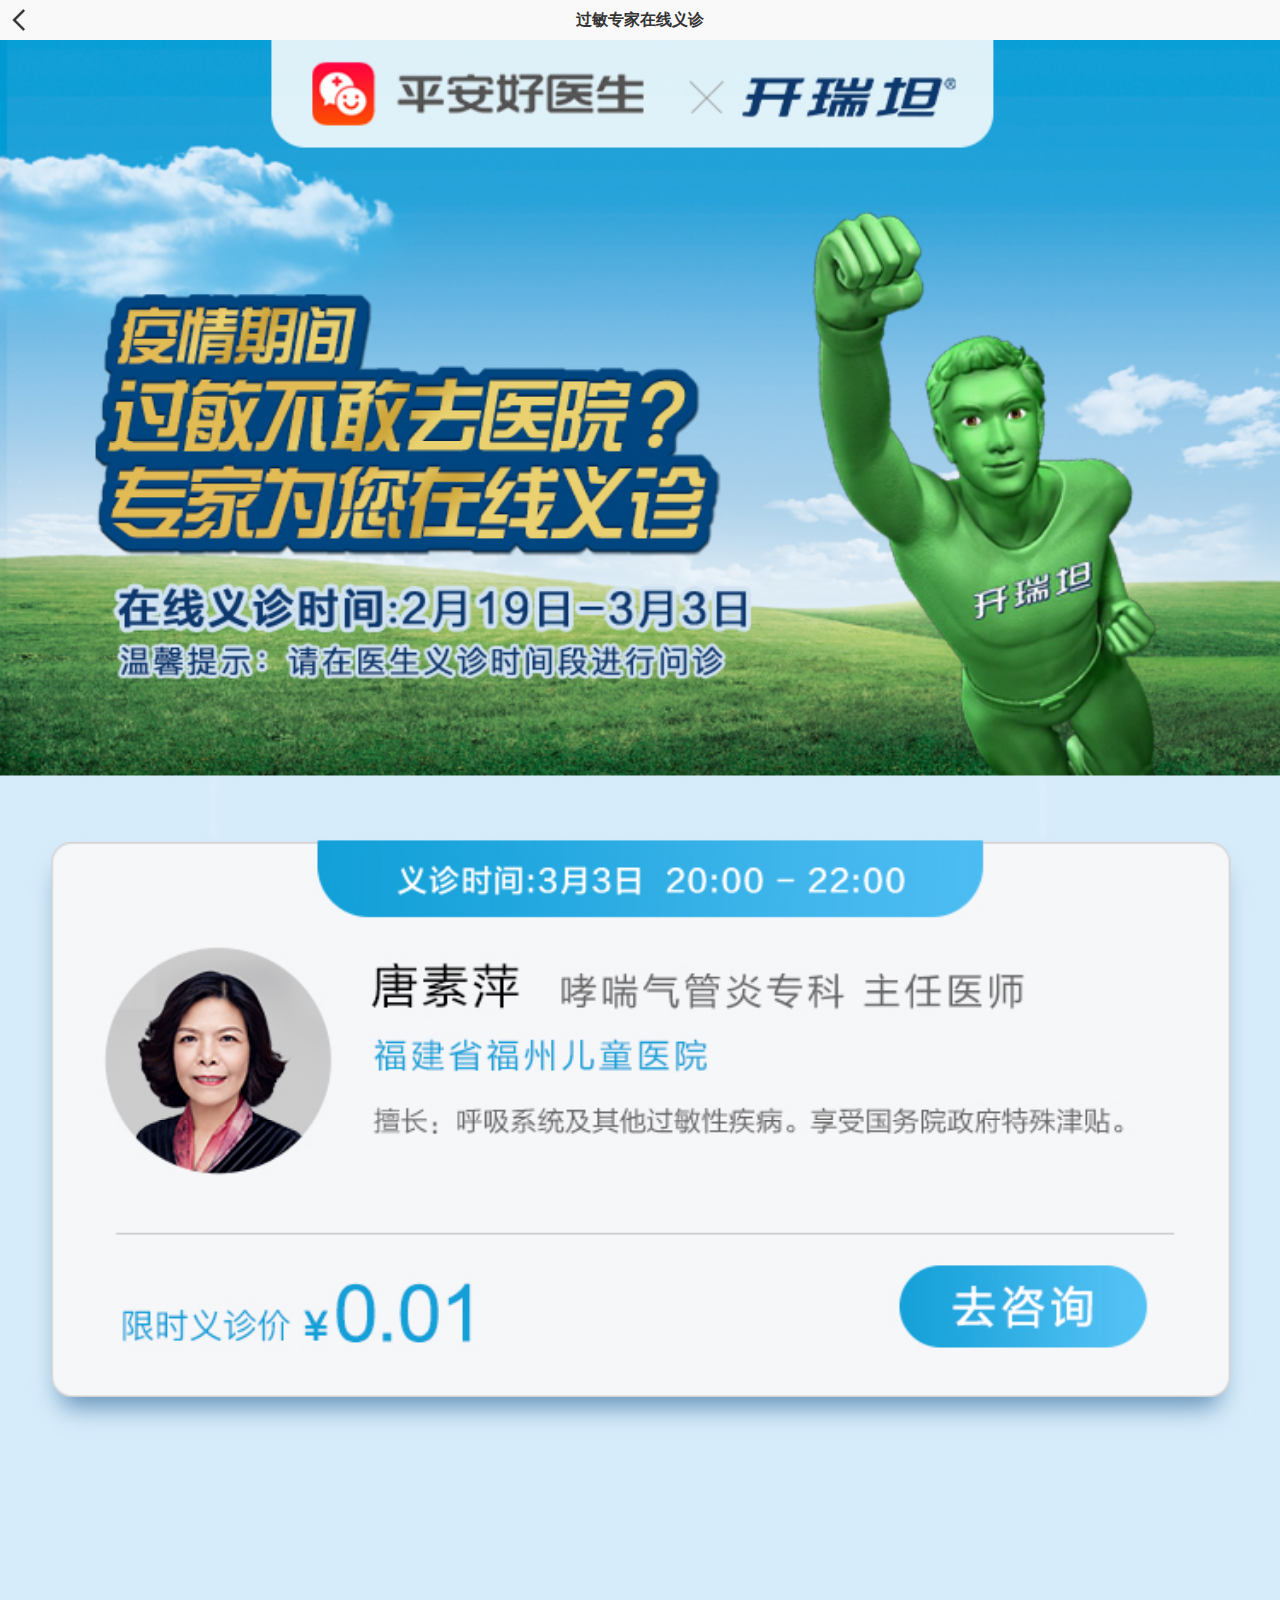
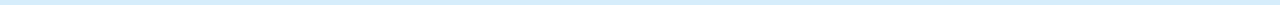
<file: index.html>
<!doctype html>
<html>
<head>
	<title></title>
		<meta name="description" content="开瑞坦联合平安好医生特邀过敏专家义诊">
	<meta http-equiv="Cache-Control" content="no-cache, no-store, must-revalidate" />
	<meta http-equiv="Pragma" content="no-cache" />
	<meta http-equiv="Expires" content="0" />
		 <meta name="viewport" content="width=device-width,initial-scale=1.0"/>
	<meta charset="utf-8"/>

</head>
<body>

	
	<script type="text/javascript">
			
			var rand = Math.ceil(Math.random()*1000000);

		    location.href="./page.html?rand="+rand

	</script>
	
</body>
</html>
</file>
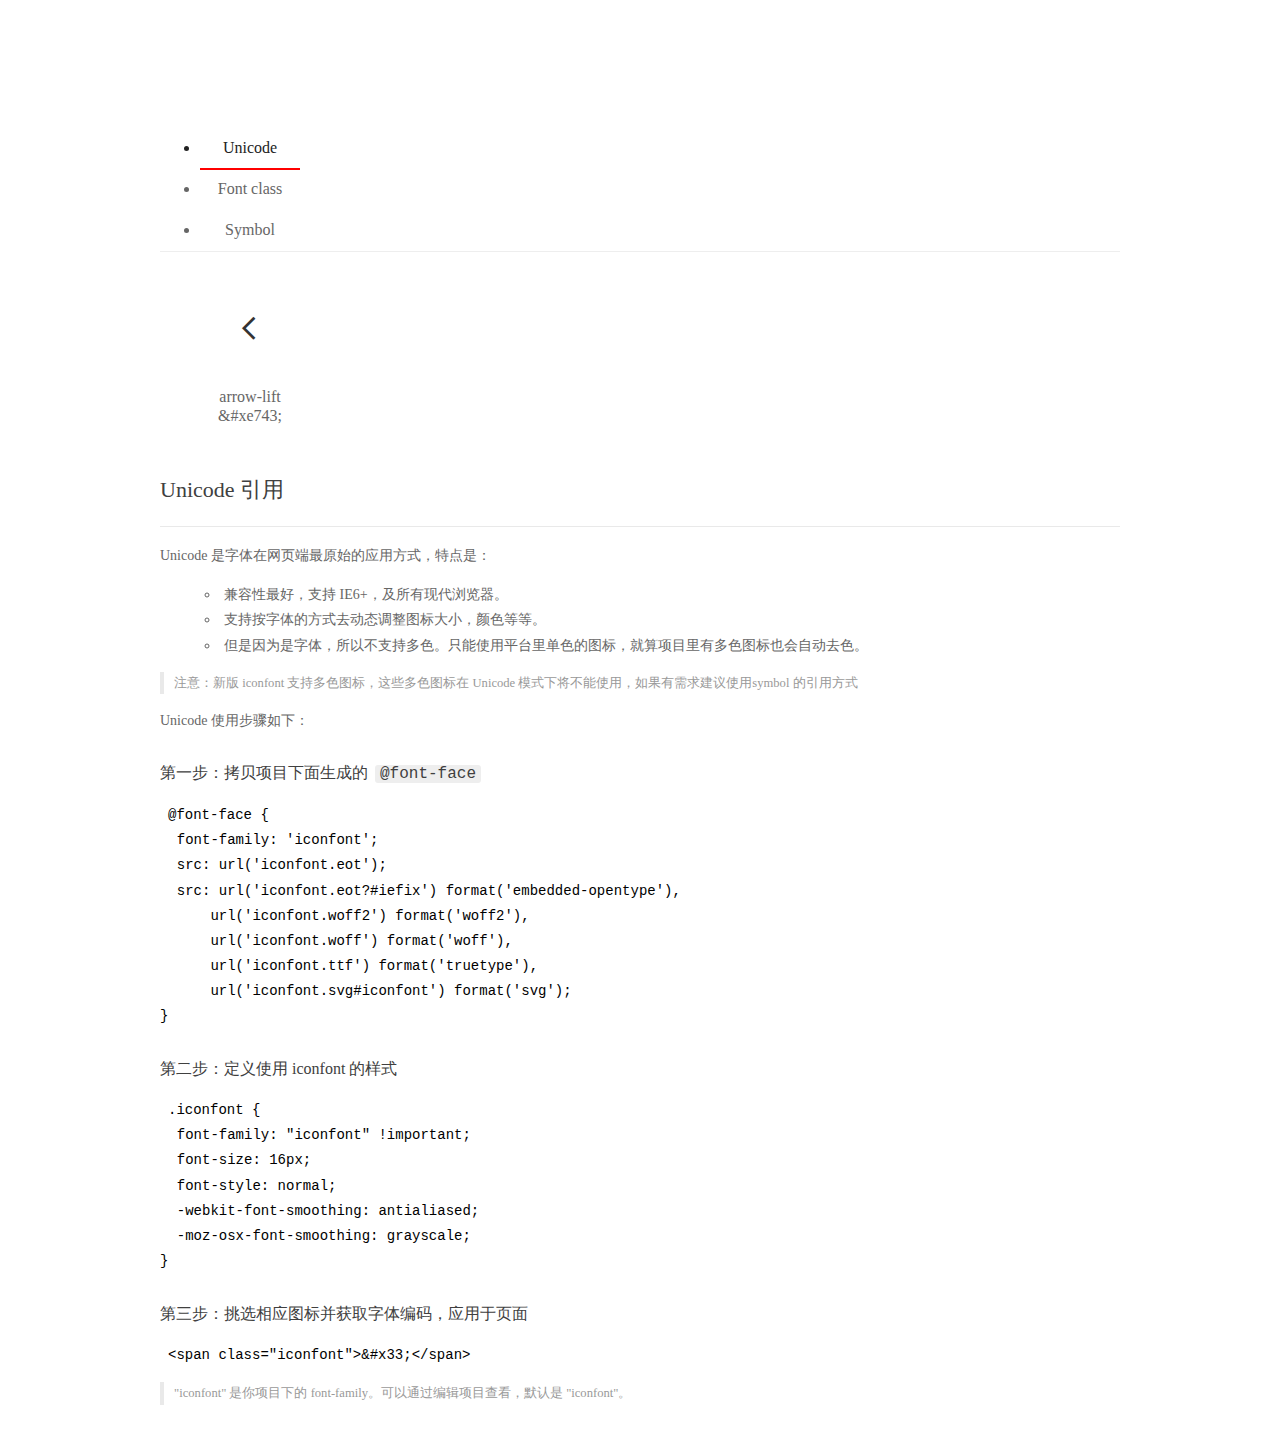
<file: font_iarx1myrusb/demo_index.html>
<!DOCTYPE html>
<html>
<head>
  <meta charset="utf-8"/>
  <title>IconFont Demo</title>
  <link rel="shortcut icon" href="https://gtms04.alicdn.com/tps/i4/TB1_oz6GVXXXXaFXpXXJDFnIXXX-64-64.ico" type="image/x-icon"/>
  <link rel="stylesheet" href="https://g.alicdn.com/thx/cube/1.3.2/cube.min.css">
  <link rel="stylesheet" href="demo.css">
  <link rel="stylesheet" href="iconfont.css">
  <script src="iconfont.js"></script>
  <!-- jQuery -->
  <script src="https://a1.alicdn.com/oss/uploads/2018/12/26/7bfddb60-08e8-11e9-9b04-53e73bb6408b.js"></script>
  <!-- 代码高亮 -->
  <script src="https://a1.alicdn.com/oss/uploads/2018/12/26/a3f714d0-08e6-11e9-8a15-ebf944d7534c.js"></script>
</head>
<body>
  <div class="main">
    <h1 class="logo"><a href="https://www.iconfont.cn/" title="iconfont 首页" target="_blank">&#xe86b;</a></h1>
    <div class="nav-tabs">
      <ul id="tabs" class="dib-box">
        <li class="dib active"><span>Unicode</span></li>
        <li class="dib"><span>Font class</span></li>
        <li class="dib"><span>Symbol</span></li>
      </ul>
      
    </div>
    <div class="tab-container">
      <div class="content unicode" style="display: block;">
          <ul class="icon_lists dib-box">
          
            <li class="dib">
              <span class="icon iconfont">&#xe743;</span>
                <div class="name">arrow-lift</div>
                <div class="code-name">&amp;#xe743;</div>
              </li>
          
          </ul>
          <div class="article markdown">
          <h2 id="unicode-">Unicode 引用</h2>
          <hr>

          <p>Unicode 是字体在网页端最原始的应用方式，特点是：</p>
          <ul>
            <li>兼容性最好，支持 IE6+，及所有现代浏览器。</li>
            <li>支持按字体的方式去动态调整图标大小，颜色等等。</li>
            <li>但是因为是字体，所以不支持多色。只能使用平台里单色的图标，就算项目里有多色图标也会自动去色。</li>
          </ul>
          <blockquote>
            <p>注意：新版 iconfont 支持多色图标，这些多色图标在 Unicode 模式下将不能使用，如果有需求建议使用symbol 的引用方式</p>
          </blockquote>
          <p>Unicode 使用步骤如下：</p>
          <h3 id="-font-face">第一步：拷贝项目下面生成的 <code>@font-face</code></h3>
<pre><code class="language-css"
>@font-face {
  font-family: 'iconfont';
  src: url('iconfont.eot');
  src: url('iconfont.eot?#iefix') format('embedded-opentype'),
      url('iconfont.woff2') format('woff2'),
      url('iconfont.woff') format('woff'),
      url('iconfont.ttf') format('truetype'),
      url('iconfont.svg#iconfont') format('svg');
}
</code></pre>
          <h3 id="-iconfont-">第二步：定义使用 iconfont 的样式</h3>
<pre><code class="language-css"
>.iconfont {
  font-family: "iconfont" !important;
  font-size: 16px;
  font-style: normal;
  -webkit-font-smoothing: antialiased;
  -moz-osx-font-smoothing: grayscale;
}
</code></pre>
          <h3 id="-">第三步：挑选相应图标并获取字体编码，应用于页面</h3>
<pre>
<code class="language-html"
>&lt;span class="iconfont"&gt;&amp;#x33;&lt;/span&gt;
</code></pre>
          <blockquote>
            <p>"iconfont" 是你项目下的 font-family。可以通过编辑项目查看，默认是 "iconfont"。</p>
          </blockquote>
          </div>
      </div>
      <div class="content font-class">
        <ul class="icon_lists dib-box">
          
          <li class="dib">
            <span class="icon iconfont icon-arrow-lift"></span>
            <div class="name">
              arrow-lift
            </div>
            <div class="code-name">.icon-arrow-lift
            </div>
          </li>
          
        </ul>
        <div class="article markdown">
        <h2 id="font-class-">font-class 引用</h2>
        <hr>

        <p>font-class 是 Unicode 使用方式的一种变种，主要是解决 Unicode 书写不直观，语意不明确的问题。</p>
        <p>与 Unicode 使用方式相比，具有如下特点：</p>
        <ul>
          <li>兼容性良好，支持 IE8+，及所有现代浏览器。</li>
          <li>相比于 Unicode 语意明确，书写更直观。可以很容易分辨这个 icon 是什么。</li>
          <li>因为使用 class 来定义图标，所以当要替换图标时，只需要修改 class 里面的 Unicode 引用。</li>
          <li>不过因为本质上还是使用的字体，所以多色图标还是不支持的。</li>
        </ul>
        <p>使用步骤如下：</p>
        <h3 id="-fontclass-">第一步：引入项目下面生成的 fontclass 代码：</h3>
<pre><code class="language-html">&lt;link rel="stylesheet" href="./iconfont.css"&gt;
</code></pre>
        <h3 id="-">第二步：挑选相应图标并获取类名，应用于页面：</h3>
<pre><code class="language-html">&lt;span class="iconfont icon-xxx"&gt;&lt;/span&gt;
</code></pre>
        <blockquote>
          <p>"
            iconfont" 是你项目下的 font-family。可以通过编辑项目查看，默认是 "iconfont"。</p>
        </blockquote>
      </div>
      </div>
      <div class="content symbol">
          <ul class="icon_lists dib-box">
          
            <li class="dib">
                <svg class="icon svg-icon" aria-hidden="true">
                  <use xlink:href="#icon-arrow-lift"></use>
                </svg>
                <div class="name">arrow-lift</div>
                <div class="code-name">#icon-arrow-lift</div>
            </li>
          
          </ul>
          <div class="article markdown">
          <h2 id="symbol-">Symbol 引用</h2>
          <hr>

          <p>这是一种全新的使用方式，应该说这才是未来的主流，也是平台目前推荐的用法。相关介绍可以参考这篇<a href="">文章</a>
            这种用法其实是做了一个 SVG 的集合，与另外两种相比具有如下特点：</p>
          <ul>
            <li>支持多色图标了，不再受单色限制。</li>
            <li>通过一些技巧，支持像字体那样，通过 <code>font-size</code>, <code>color</code> 来调整样式。</li>
            <li>兼容性较差，支持 IE9+，及现代浏览器。</li>
            <li>浏览器渲染 SVG 的性能一般，还不如 png。</li>
          </ul>
          <p>使用步骤如下：</p>
          <h3 id="-symbol-">第一步：引入项目下面生成的 symbol 代码：</h3>
<pre><code class="language-html">&lt;script src="./iconfont.js"&gt;&lt;/script&gt;
</code></pre>
          <h3 id="-css-">第二步：加入通用 CSS 代码（引入一次就行）：</h3>
<pre><code class="language-html">&lt;style&gt;
.icon {
  width: 1em;
  height: 1em;
  vertical-align: -0.15em;
  fill: currentColor;
  overflow: hidden;
}
&lt;/style&gt;
</code></pre>
          <h3 id="-">第三步：挑选相应图标并获取类名，应用于页面：</h3>
<pre><code class="language-html">&lt;svg class="icon" aria-hidden="true"&gt;
  &lt;use xlink:href="#icon-xxx"&gt;&lt;/use&gt;
&lt;/svg&gt;
</code></pre>
          </div>
      </div>

    </div>
  </div>
  <script>
  $(document).ready(function () {
      $('.tab-container .content:first').show()

      $('#tabs li').click(function (e) {
        var tabContent = $('.tab-container .content')
        var index = $(this).index()

        if ($(this).hasClass('active')) {
          return
        } else {
          $('#tabs li').removeClass('active')
          $(this).addClass('active')

          tabContent.hide().eq(index).fadeIn()
        }
      })
    })
  </script>
</body>
</html>
</file>
<file: font_iarx1myrusb/demo.css>
/* Logo 字体 */
@font-face {
  font-family: "iconfont logo";
  src: url('https://at.alicdn.com/t/font_985780_km7mi63cihi.eot?t=1545807318834');
  src: url('https://at.alicdn.com/t/font_985780_km7mi63cihi.eot?t=1545807318834#iefix') format('embedded-opentype'),
    url('https://at.alicdn.com/t/font_985780_km7mi63cihi.woff?t=1545807318834') format('woff'),
    url('https://at.alicdn.com/t/font_985780_km7mi63cihi.ttf?t=1545807318834') format('truetype'),
    url('https://at.alicdn.com/t/font_985780_km7mi63cihi.svg?t=1545807318834#iconfont') format('svg');
}

.logo {
  font-family: "iconfont logo";
  font-size: 160px;
  font-style: normal;
  -webkit-font-smoothing: antialiased;
  -moz-osx-font-smoothing: grayscale;
}

/* tabs */
.nav-tabs {
  position: relative;
}

.nav-tabs .nav-more {
  position: absolute;
  right: 0;
  bottom: 0;
  height: 42px;
  line-height: 42px;
  color: #666;
}

#tabs {
  border-bottom: 1px solid #eee;
}

#tabs li {
  cursor: pointer;
  width: 100px;
  height: 40px;
  line-height: 40px;
  text-align: center;
  font-size: 16px;
  border-bottom: 2px solid transparent;
  position: relative;
  z-index: 1;
  margin-bottom: -1px;
  color: #666;
}


#tabs .active {
  border-bottom-color: #f00;
  color: #222;
}

.tab-container .content {
  display: none;
}

/* 页面布局 */
.main {
  padding: 30px 100px;
  width: 960px;
  margin: 0 auto;
}

.main .logo {
  color: #333;
  text-align: left;
  margin-bottom: 30px;
  line-height: 1;
  height: 110px;
  margin-top: -50px;
  overflow: hidden;
  *zoom: 1;
}

.main .logo a {
  font-size: 160px;
  color: #333;
}

.helps {
  margin-top: 40px;
}

.helps pre {
  padding: 20px;
  margin: 10px 0;
  border: solid 1px #e7e1cd;
  background-color: #fffdef;
  overflow: auto;
}

.icon_lists {
  width: 100% !important;
  overflow: hidden;
  *zoom: 1;
}

.icon_lists li {
  width: 100px;
  margin-bottom: 10px;
  margin-right: 20px;
  text-align: center;
  list-style: none !important;
  cursor: default;
}

.icon_lists li .code-name {
  line-height: 1.2;
}

.icon_lists .icon {
  display: block;
  height: 100px;
  line-height: 100px;
  font-size: 42px;
  margin: 10px auto;
  color: #333;
  -webkit-transition: font-size 0.25s linear, width 0.25s linear;
  -moz-transition: font-size 0.25s linear, width 0.25s linear;
  transition: font-size 0.25s linear, width 0.25s linear;
}

.icon_lists .icon:hover {
  font-size: 100px;
}

.icon_lists .svg-icon {
  /* 通过设置 font-size 来改变图标大小 */
  width: 1em;
  /* 图标和文字相邻时，垂直对齐 */
  vertical-align: -0.15em;
  /* 通过设置 color 来改变 SVG 的颜色/fill */
  fill: currentColor;
  /* path 和 stroke 溢出 viewBox 部分在 IE 下会显示
      normalize.css 中也包含这行 */
  overflow: hidden;
}

.icon_lists li .name,
.icon_lists li .code-name {
  color: #666;
}

/* markdown 样式 */
.markdown {
  color: #666;
  font-size: 14px;
  line-height: 1.8;
}

.highlight {
  line-height: 1.5;
}

.markdown img {
  vertical-align: middle;
  max-width: 100%;
}

.markdown h1 {
  color: #404040;
  font-weight: 500;
  line-height: 40px;
  margin-bottom: 24px;
}

.markdown h2,
.markdown h3,
.markdown h4,
.markdown h5,
.markdown h6 {
  color: #404040;
  margin: 1.6em 0 0.6em 0;
  font-weight: 500;
  clear: both;
}

.markdown h1 {
  font-size: 28px;
}

.markdown h2 {
  font-size: 22px;
}

.markdown h3 {
  font-size: 16px;
}

.markdown h4 {
  font-size: 14px;
}

.markdown h5 {
  font-size: 12px;
}

.markdown h6 {
  font-size: 12px;
}

.markdown hr {
  height: 1px;
  border: 0;
  background: #e9e9e9;
  margin: 16px 0;
  clear: both;
}

.markdown p {
  margin: 1em 0;
}

.markdown>p,
.markdown>blockquote,
.markdown>.highlight,
.markdown>ol,
.markdown>ul {
  width: 80%;
}

.markdown ul>li {
  list-style: circle;
}

.markdown>ul li,
.markdown blockquote ul>li {
  margin-left: 20px;
  padding-left: 4px;
}

.markdown>ul li p,
.markdown>ol li p {
  margin: 0.6em 0;
}

.markdown ol>li {
  list-style: decimal;
}

.markdown>ol li,
.markdown blockquote ol>li {
  margin-left: 20px;
  padding-left: 4px;
}

.markdown code {
  margin: 0 3px;
  padding: 0 5px;
  background: #eee;
  border-radius: 3px;
}

.markdown strong,
.markdown b {
  font-weight: 600;
}

.markdown>table {
  border-collapse: collapse;
  border-spacing: 0px;
  empty-cells: show;
  border: 1px solid #e9e9e9;
  width: 95%;
  margin-bottom: 24px;
}

.markdown>table th {
  white-space: nowrap;
  color: #333;
  font-weight: 600;
}

.markdown>table th,
.markdown>table td {
  border: 1px solid #e9e9e9;
  padding: 8px 16px;
  text-align: left;
}

.markdown>table th {
  background: #F7F7F7;
}

.markdown blockquote {
  font-size: 90%;
  color: #999;
  border-left: 4px solid #e9e9e9;
  padding-left: 0.8em;
  margin: 1em 0;
}

.markdown blockquote p {
  margin: 0;
}

.markdown .anchor {
  opacity: 0;
  transition: opacity 0.3s ease;
  margin-left: 8px;
}

.markdown .waiting {
  color: #ccc;
}

.markdown h1:hover .anchor,
.markdown h2:hover .anchor,
.markdown h3:hover .anchor,
.markdown h4:hover .anchor,
.markdown h5:hover .anchor,
.markdown h6:hover .anchor {
  opacity: 1;
  display: inline-block;
}

.markdown>br,
.markdown>p>br {
  clear: both;
}


.hljs {
  display: block;
  background: white;
  padding: 0.5em;
  color: #333333;
  overflow-x: auto;
}

.hljs-comment,
.hljs-meta {
  color: #969896;
}

.hljs-string,
.hljs-variable,
.hljs-template-variable,
.hljs-strong,
.hljs-emphasis,
.hljs-quote {
  color: #df5000;
}

.hljs-keyword,
.hljs-selector-tag,
.hljs-type {
  color: #a71d5d;
}

.hljs-literal,
.hljs-symbol,
.hljs-bullet,
.hljs-attribute {
  color: #0086b3;
}

.hljs-section,
.hljs-name {
  color: #63a35c;
}

.hljs-tag {
  color: #333333;
}

.hljs-title,
.hljs-attr,
.hljs-selector-id,
.hljs-selector-class,
.hljs-selector-attr,
.hljs-selector-pseudo {
  color: #795da3;
}

.hljs-addition {
  color: #55a532;
  background-color: #eaffea;
}

.hljs-deletion {
  color: #bd2c00;
  background-color: #ffecec;
}

.hljs-link {
  text-decoration: underline;
}

/* 代码高亮 */
/* PrismJS 1.15.0
https://prismjs.com/download.html#themes=prism&languages=markup+css+clike+javascript */
/**
 * prism.js default theme for JavaScript, CSS and HTML
 * Based on dabblet (http://dabblet.com)
 * @author Lea Verou
 */
code[class*="language-"],
pre[class*="language-"] {
  color: black;
  background: none;
  text-shadow: 0 1px white;
  font-family: Consolas, Monaco, 'Andale Mono', 'Ubuntu Mono', monospace;
  text-align: left;
  white-space: pre;
  word-spacing: normal;
  word-break: normal;
  word-wrap: normal;
  line-height: 1.5;

  -moz-tab-size: 4;
  -o-tab-size: 4;
  tab-size: 4;

  -webkit-hyphens: none;
  -moz-hyphens: none;
  -ms-hyphens: none;
  hyphens: none;
}

pre[class*="language-"]::-moz-selection,
pre[class*="language-"] ::-moz-selection,
code[class*="language-"]::-moz-selection,
code[class*="language-"] ::-moz-selection {
  text-shadow: none;
  background: #b3d4fc;
}

pre[class*="language-"]::selection,
pre[class*="language-"] ::selection,
code[class*="language-"]::selection,
code[class*="language-"] ::selection {
  text-shadow: none;
  background: #b3d4fc;
}

@media print {

  code[class*="language-"],
  pre[class*="language-"] {
    text-shadow: none;
  }
}

/* Code blocks */
pre[class*="language-"] {
  padding: 1em;
  margin: .5em 0;
  overflow: auto;
}

:not(pre)>code[class*="language-"],
pre[class*="language-"] {
  background: #f5f2f0;
}

/* Inline code */
:not(pre)>code[class*="language-"] {
  padding: .1em;
  border-radius: .3em;
  white-space: normal;
}

.token.comment,
.token.prolog,
.token.doctype,
.token.cdata {
  color: slategray;
}

.token.punctuation {
  color: #999;
}

.namespace {
  opacity: .7;
}

.token.property,
.token.tag,
.token.boolean,
.token.number,
.token.constant,
.token.symbol,
.token.deleted {
  color: #905;
}

.token.selector,
.token.attr-name,
.token.string,
.token.char,
.token.builtin,
.token.inserted {
  color: #690;
}

.token.operator,
.token.entity,
.token.url,
.language-css .token.string,
.style .token.string {
  color: #9a6e3a;
  background: hsla(0, 0%, 100%, .5);
}

.token.atrule,
.token.attr-value,
.token.keyword {
  color: #07a;
}

.token.function,
.token.class-name {
  color: #DD4A68;
}

.token.regex,
.token.important,
.token.variable {
  color: #e90;
}

.token.important,
.token.bold {
  font-weight: bold;
}

.token.italic {
  font-style: italic;
}

.token.entity {
  cursor: help;
}
</file>
<file: font_iarx1myrusb/iconfont.css>
@font-face {font-family: "iconfont";
  src: url('iconfont.eot?t=1582274422563'); /* IE9 */
  src: url('iconfont.eot?t=1582274422563#iefix') format('embedded-opentype'), /* IE6-IE8 */
  url('[data-uri]') format('woff2'),
  url('iconfont.woff?t=1582274422563') format('woff'),
  url('iconfont.ttf?t=1582274422563') format('truetype'), /* chrome, firefox, opera, Safari, Android, iOS 4.2+ */
  url('iconfont.svg?t=1582274422563#iconfont') format('svg'); /* iOS 4.1- */
}

.iconfont {
  font-family: "iconfont" !important;
  font-size: 16px;
  font-style: normal;
  -webkit-font-smoothing: antialiased;
  -moz-osx-font-smoothing: grayscale;
}

.icon-arrow-lift:before {
  content: "\e743";
}
</file>
